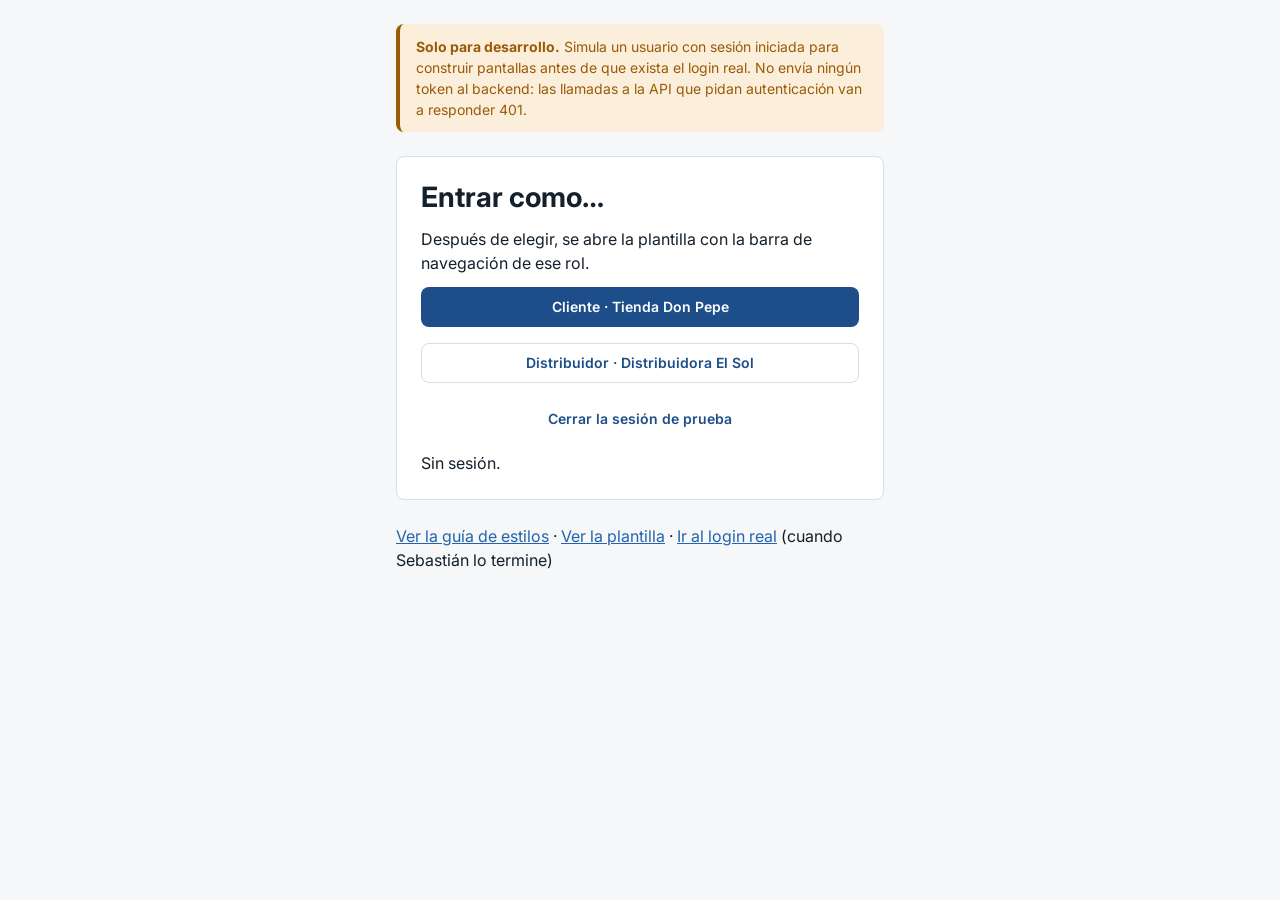
<file: index.html>
<!doctype html>
<html lang="es">
<head>
  <meta charset="utf-8">
  <meta name="viewport" content="width=device-width, initial-scale=1">
  <title>DistriLink</title>
  <script type="module">
    import { getUser } from "/js/session.js";
    import { ROUTES, DEV_MODE, loginPage } from "/js/config.js";
    const user = getUser();
    // While DEV_MODE is on, the home pages may not exist yet: land on the template.
    const home = user && (DEV_MODE ? "/pages/plantilla.html" : ROUTES.home[user.role]);
    window.location.replace(home || loginPage());
  </script>
</head>
<body>
  <noscript>DistriLink necesita JavaScript activado.</noscript>
</body>
</html>
</file>
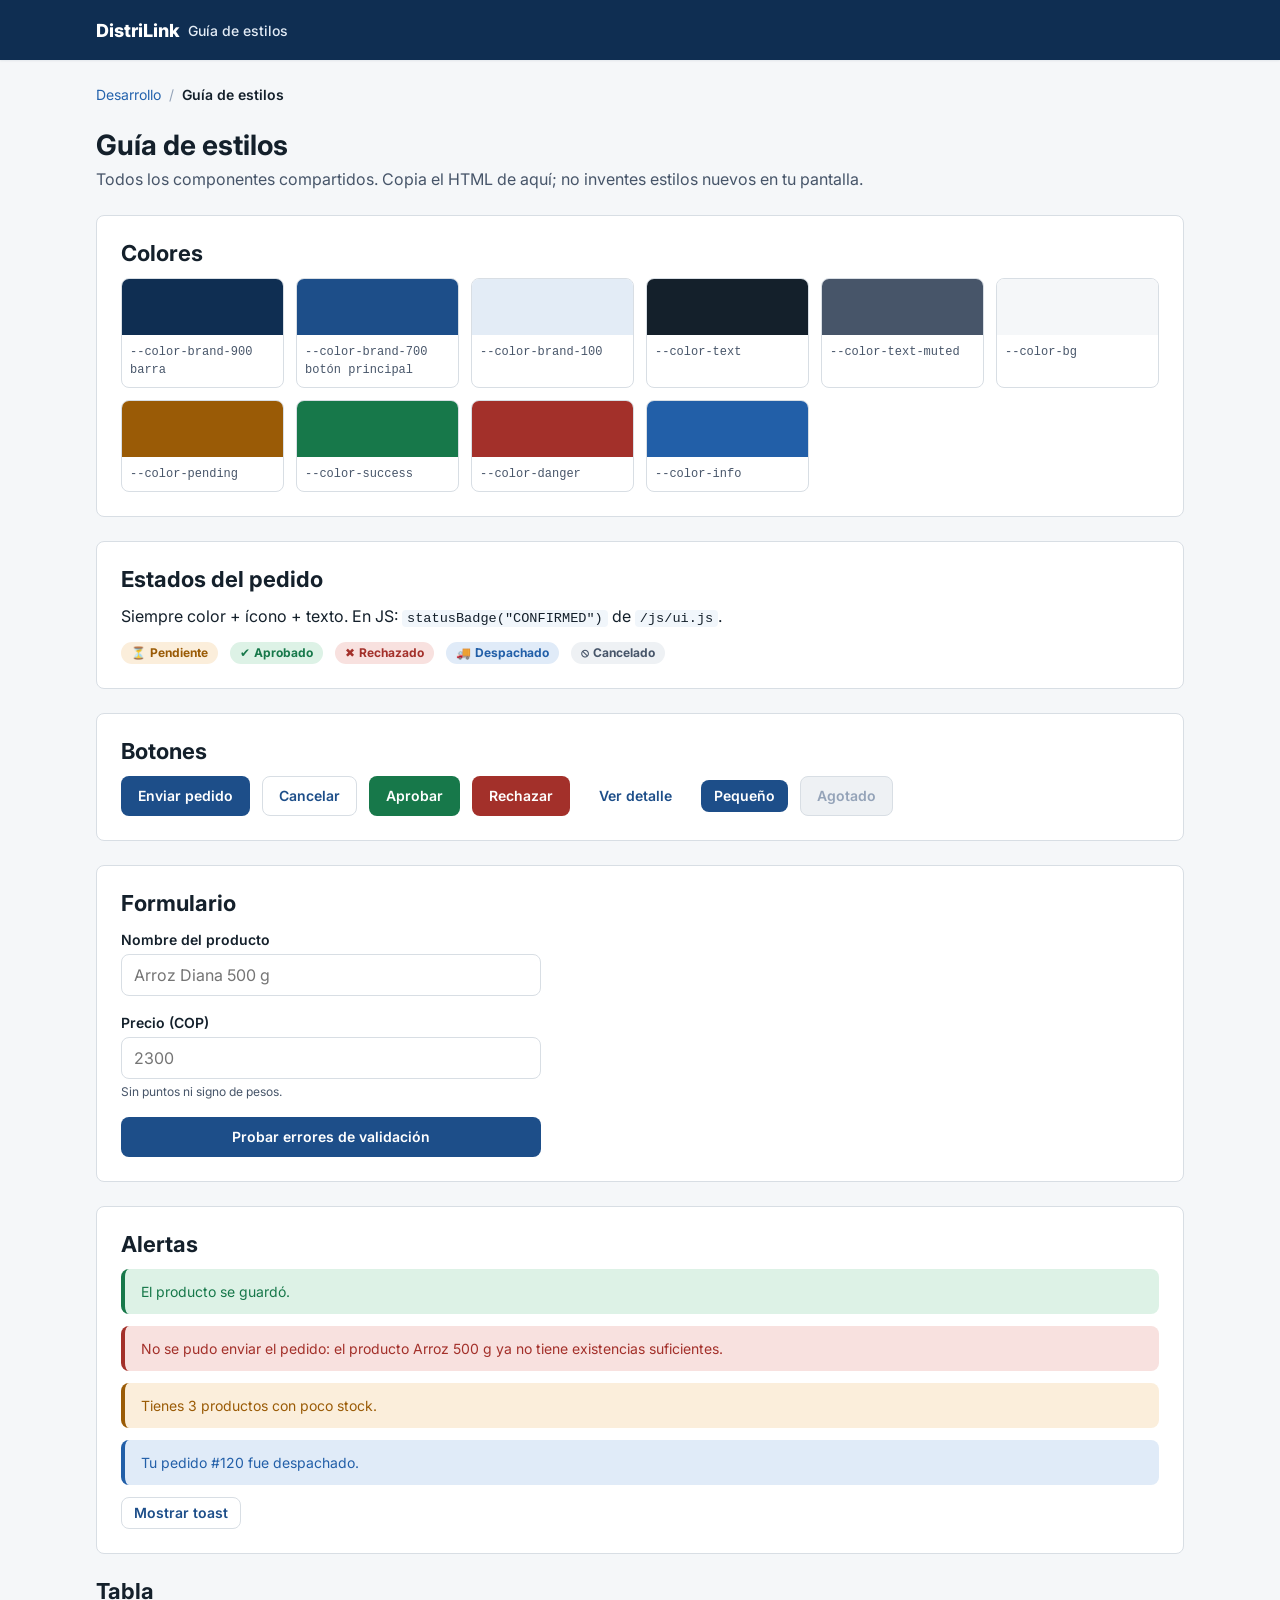
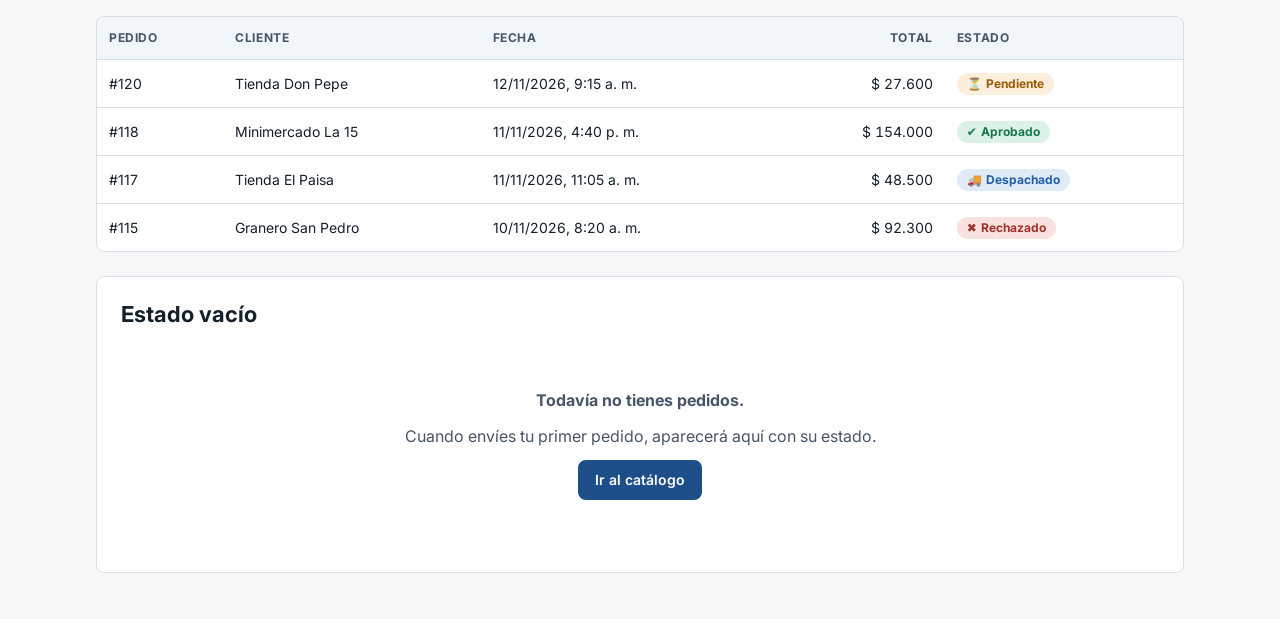
<file: pages/guia-estilos.html>
<!doctype html>
<html lang="es">
<head>
  <meta charset="utf-8">
  <meta name="viewport" content="width=device-width, initial-scale=1">
  <title>Guía de estilos · DistriLink</title>
  <link rel="stylesheet" href="https://fonts.googleapis.com/css2?family=Inter:wght@400;600;700;800&display=swap">
  <link rel="stylesheet" href="/css/tokens.css">
  <link rel="stylesheet" href="/css/base.css">
  <link rel="stylesheet" href="/css/components.css">
  <style>
    .swatches { display: grid; grid-template-columns: repeat(auto-fill, minmax(150px, 1fr)); gap: var(--space-3); }
    .swatch { border: 1px solid var(--color-border); border-radius: var(--radius-md); overflow: hidden; background: var(--color-surface); font-size: var(--text-xs); }
    .swatch div { height: 56px; }
    .swatch p { padding: var(--space-2); font-family: var(--font-mono); color: var(--color-text-muted); }
    .row { display: flex; flex-wrap: wrap; gap: var(--space-3); align-items: center; }
    code { font-family: var(--font-mono); font-size: .85em; background: var(--color-brand-50); padding: 1px 5px; border-radius: 4px; }
  </style>
</head>
<body>
  <header class="navbar"><div class="navbar__inner"><span class="navbar__brand">DistriLink <span>Guía de estilos</span></span></div></header>

  <main class="page">
    <nav class="breadcrumb" aria-label="Ruta de navegación"><ol><li><a href="/pages/dev/sesion-demo.html">Desarrollo</a></li><li><span aria-current="page">Guía de estilos</span></li></ol></nav>

    <div class="page-header">
      <div>
        <h1>Guía de estilos</h1>
        <p>Todos los componentes compartidos. Copia el HTML de aquí; no inventes estilos nuevos en tu pantalla.</p>
      </div>
    </div>

    <section class="card">
      <h2>Colores</h2>
      <div class="swatches">
        <div class="swatch"><div style="background:var(--color-brand-900)"></div><p>--color-brand-900<br>barra</p></div>
        <div class="swatch"><div style="background:var(--color-brand-700)"></div><p>--color-brand-700<br>botón principal</p></div>
        <div class="swatch"><div style="background:var(--color-brand-100)"></div><p>--color-brand-100</p></div>
        <div class="swatch"><div style="background:var(--color-text)"></div><p>--color-text</p></div>
        <div class="swatch"><div style="background:var(--color-text-muted)"></div><p>--color-text-muted</p></div>
        <div class="swatch"><div style="background:var(--color-bg)"></div><p>--color-bg</p></div>
        <div class="swatch"><div style="background:var(--color-pending)"></div><p>--color-pending</p></div>
        <div class="swatch"><div style="background:var(--color-success)"></div><p>--color-success</p></div>
        <div class="swatch"><div style="background:var(--color-danger)"></div><p>--color-danger</p></div>
        <div class="swatch"><div style="background:var(--color-info)"></div><p>--color-info</p></div>
      </div>
    </section>

    <section class="card">
      <h2>Estados del pedido</h2>
      <p>Siempre color + ícono + texto. En JS: <code>statusBadge("CONFIRMED")</code> de <code>/js/ui.js</code>.</p>
      <div class="row" id="badges"></div>
    </section>

    <section class="card">
      <h2>Botones</h2>
      <div class="row">
        <button class="btn btn--primary" type="button">Enviar pedido</button>
        <button class="btn btn--secondary" type="button">Cancelar</button>
        <button class="btn btn--success" type="button">Aprobar</button>
        <button class="btn btn--danger" type="button">Rechazar</button>
        <button class="btn btn--ghost" type="button">Ver detalle</button>
        <button class="btn btn--primary btn--sm" type="button">Pequeño</button>
        <button class="btn btn--primary" type="button" disabled>Agotado</button>
      </div>
    </section>

    <section class="card">
      <h2>Formulario</h2>
      <form class="form" id="demo-form" novalidate style="max-width:420px">
        <div class="field" data-field="name">
          <label for="f-name">Nombre del producto</label>
          <input class="input" id="f-name" name="name" placeholder="Arroz Diana 500 g">
        </div>
        <div class="field" data-field="price">
          <label for="f-price">Precio (COP)</label>
          <input class="input" id="f-price" name="price" type="number" min="0" placeholder="2300">
          <p class="hint">Sin puntos ni signo de pesos.</p>
        </div>
        <button class="btn btn--primary" type="submit">Probar errores de validación</button>
      </form>
    </section>

    <section class="card">
      <h2>Alertas</h2>
      <div class="alert alert--success">El producto se guardó.</div>
      <div class="alert alert--danger">No se pudo enviar el pedido: el producto Arroz 500 g ya no tiene existencias suficientes.</div>
      <div class="alert alert--warning">Tienes 3 productos con poco stock.</div>
      <div class="alert alert--info">Tu pedido #120 fue despachado.</div>
      <div class="row"><button class="btn btn--secondary btn--sm" type="button" id="t1">Mostrar toast</button></div>
    </section>

    <section>
      <h2 style="margin-bottom:var(--space-3)">Tabla</h2>
      <div class="table-wrap">
        <table class="table">
          <thead><tr><th>Pedido</th><th>Cliente</th><th>Fecha</th><th class="num">Total</th><th>Estado</th></tr></thead>
          <tbody id="demo-rows"></tbody>
        </table>
      </div>
    </section>

    <section class="card">
      <h2>Estado vacío</h2>
      <div class="empty">
        <p><b>Todavía no tienes pedidos.</b></p>
        <p>Cuando envíes tu primer pedido, aparecerá aquí con su estado.</p>
        <a class="btn btn--primary" href="#">Ir al catálogo</a>
      </div>
    </section>
  </main>

  <script type="module">
    import { statusBadge, formatMoney, formatDate, toast, showFieldErrors } from "/js/ui.js";
    document.getElementById("badges").innerHTML =
      ["PENDING", "CONFIRMED", "REJECTED", "DISPATCHED", "CANCELLED"].map(statusBadge).join("");
    const rows = [
      [120, "Tienda Don Pepe", "2026-11-12T09:15:00", 27600, "PENDING"],
      [118, "Minimercado La 15", "2026-11-11T16:40:00", 154000, "CONFIRMED"],
      [117, "Tienda El Paisa", "2026-11-11T11:05:00", 48500, "DISPATCHED"],
      [115, "Granero San Pedro", "2026-11-10T08:20:00", 92300, "REJECTED"],
    ];
    document.getElementById("demo-rows").innerHTML = rows.map(([id, c, d, t, s]) =>
      `<tr><td>#${id}</td><td>${c}</td><td>${formatDate(d)}</td><td class="num">${formatMoney(t)}</td><td>${statusBadge(s)}</td></tr>`).join("");
    document.getElementById("t1").addEventListener("click", () => toast("Producto agregado al carrito", "success"));
    document.getElementById("demo-form").addEventListener("submit", e => {
      e.preventDefault();
      showFieldErrors(e.target, { name: "El nombre es obligatorio", price: "El precio debe ser mayor que 0" });
    });
  </script>
</body>
</html>
</file>
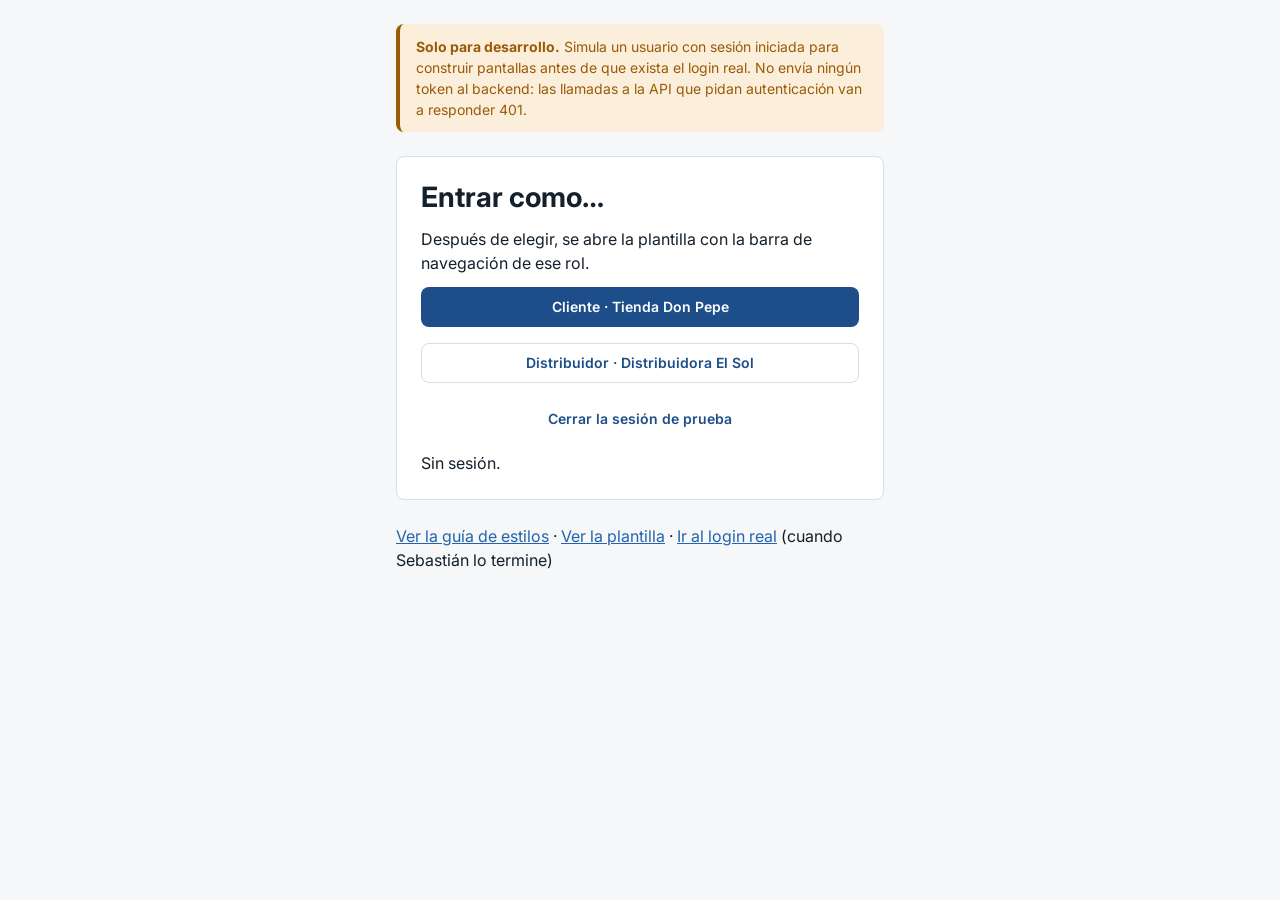
<file: pages/plantilla.html>
<!doctype html>
<html lang="es">
<head>
  <meta charset="utf-8">
  <meta name="viewport" content="width=device-width, initial-scale=1">
  <title>Plantilla · DistriLink</title>
  <!-- 1. Siempre estas 4 líneas de estilos -->
  <link rel="stylesheet" href="https://fonts.googleapis.com/css2?family=Inter:wght@400;600;700;800&display=swap">
  <link rel="stylesheet" href="/css/tokens.css">
  <link rel="stylesheet" href="/css/base.css">
  <link rel="stylesheet" href="/css/components.css">
</head>
<body>
  <!--
    PLANTILLA PARA COPIAR
    1. Copia este archivo a pages/cliente/ o pages/distribuidor/ con el nombre de tu pantalla.
    2. Cambia el <title>, la clave de renderNavbar(), las migas de pan y el contenido de <main>.
    3. Cambia requireRole() por "CUSTOMER" o "DISTRIBUTOR" según tu pantalla.
  -->
  <header id="navbar"></header>

  <main class="page">
    <nav id="breadcrumb"></nav>

    <div class="page-header">
      <div>
        <h1>Título de la pantalla</h1>
        <p>Una línea que explica qué puede hacer el usuario aquí.</p>
      </div>
      <a class="btn btn--primary" href="#">Acción principal</a>
    </div>

    <section class="card">
      <h2>Contenido</h2>
      <p>Aquí va el contenido de tu pantalla. Usa los componentes de <a href="/pages/guia-estilos.html">la guía de estilos</a>.</p>
    </section>
  </main>

  <script type="module">
    import { requireRole } from "/js/session.js";
    import { renderNavbar } from "/js/navbar.js";
    import { renderBreadcrumb } from "/js/breadcrumb.js";
    // import { api } from "/js/api.js";
    // import { toast, statusBadge, formatMoney } from "/js/ui.js";

    const user = requireRole();          // "CUSTOMER" o "DISTRIBUTOR" en tu pantalla
    if (user) {
      renderNavbar("inicio");            // clave del enlace activo del menú
      renderBreadcrumb([
        ["Inicio", user.role === "DISTRIBUTOR" ? "/pages/distribuidor/inicio.html" : "/pages/cliente/inicio.html"],
        ["Título de la pantalla"],
      ]);
      // Aquí va la lógica de tu pantalla, por ejemplo:
      // const productos = await api.get("catalog", "/api/products");
    }
  </script>
</body>
</html>
</file>
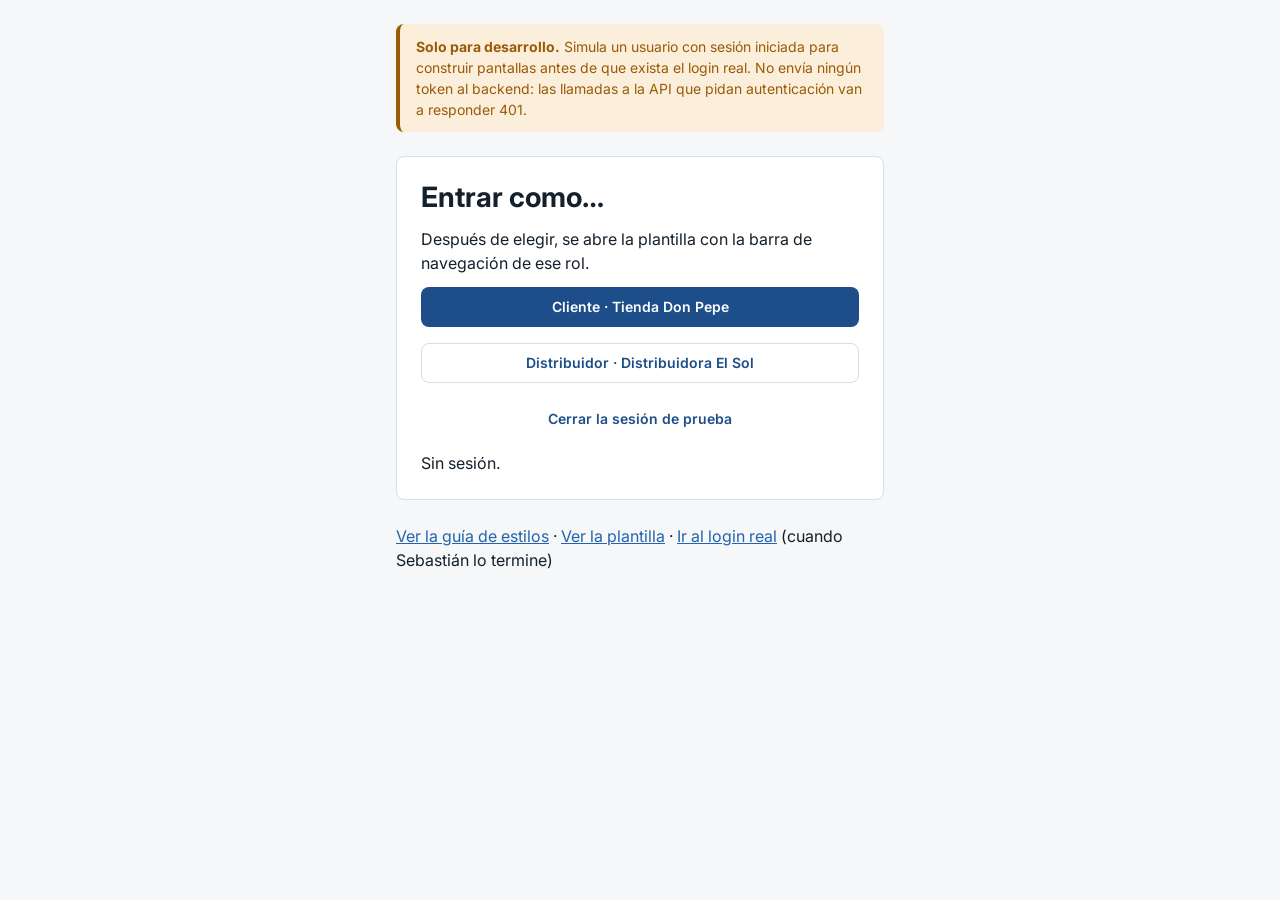
<file: pages/dev/sesion-demo.html>
<!doctype html>
<html lang="es">
<head>
  <meta charset="utf-8">
  <meta name="viewport" content="width=device-width, initial-scale=1">
  <title>Sesión de prueba · DistriLink</title>
  <link rel="stylesheet" href="https://fonts.googleapis.com/css2?family=Inter:wght@400;600;700;800&display=swap">
  <link rel="stylesheet" href="/css/tokens.css">
  <link rel="stylesheet" href="/css/base.css">
  <link rel="stylesheet" href="/css/components.css">
</head>
<body>
  <main class="page" style="max-width:520px">
    <div class="alert alert--warning">
      <b>Solo para desarrollo.</b> Simula un usuario con sesión iniciada para construir pantallas antes de que exista el login real.
      No envía ningún token al backend: las llamadas a la API que pidan autenticación van a responder 401.
    </div>
    <section class="card">
      <h1>Entrar como…</h1>
      <p class="hint">Después de elegir, se abre la plantilla con la barra de navegación de ese rol.</p>
      <div class="form">
        <button class="btn btn--primary btn--block" type="button" data-role="CUSTOMER">Cliente · Tienda Don Pepe</button>
        <button class="btn btn--secondary btn--block" type="button" data-role="DISTRIBUTOR">Distribuidor · Distribuidora El Sol</button>
        <button class="btn btn--ghost btn--block" type="button" data-clear>Cerrar la sesión de prueba</button>
      </div>
      <p id="estado" class="hint"></p>
    </section>
    <p><a href="/pages/guia-estilos.html">Ver la guía de estilos</a> · <a href="/pages/plantilla.html">Ver la plantilla</a> · <a href="/pages/auth/login.html">Ir al login real</a> (cuando Sebastián lo termine)</p>
  </main>
  <script type="module">
    import { startDemoSession, clearSession, getUser } from "/js/session.js";
    import { DEV_MODE } from "/js/config.js";
    const estado = document.getElementById("estado");
    const show = () => { const u = getUser(); estado.textContent = u ? `Sesión actual: ${u.name} (${u.role})` : "Sin sesión."; };
    if (!DEV_MODE) {
      document.querySelectorAll("button").forEach(b => b.disabled = true);
      estado.textContent = "DEV_MODE está apagado en js/config.js.";
    } else {
      document.querySelectorAll("[data-role]").forEach(b => b.addEventListener("click", () => {
        startDemoSession(b.dataset.role);
        window.location.href = "/pages/plantilla.html";
      }));
      document.querySelector("[data-clear]").addEventListener("click", () => { clearSession(); show(); });
      show();
    }
  </script>
</body>
</html>
</file>
<file: css/tokens.css>
/* =========================================================
   DistriLink — Design tokens
   Every color, font and spacing in the app comes from here.
   Rule: never write a hex color in another file; use var(--...).
   ========================================================= */
:root {
  /* Brand: deep blue (trust, B2B) */
  --color-brand-900: #0f2e52;
  --color-brand-700: #1d4e89;
  --color-brand-600: #2463ad;
  --color-brand-100: #e3ecf6;
  --color-brand-50:  #f1f6fb;

  /* Neutrals (slightly blue) */
  --color-bg:        #f5f7f9;
  --color-surface:   #ffffff;
  --color-border:    #d8dee4;
  --color-text:      #14202b;
  --color-text-muted:#475569;   /* WCAG AA on white, also at small sizes */
  --color-disabled:  #94a3b8;

  /* Order / feedback states — always used with an icon and a text */
  --color-pending:      #9a5b06;  --color-pending-bg:   #fbeedb;  /* ⏳ Pendiente  */
  --color-success:      #17784a;  --color-success-bg:   #ddf2e6;  /* ✔ Aprobado    */
  --color-danger:       #a3302a;  --color-danger-bg:    #f8e1df;  /* ✖ Rechazado   */
  --color-info:         #225fa8;  --color-info-bg:      #e0ebf8;  /* 🚚 Despachado */
  --color-neutral:      #475569;  --color-neutral-bg:   #eef1f4;  /* Cancelado     */

  /* Typography */
  --font-body: "Inter", "Segoe UI", system-ui, -apple-system, sans-serif;
  --font-mono: "JetBrains Mono", Consolas, monospace;
  --text-xs: 0.75rem;
  --text-sm: 0.875rem;
  --text-md: 1rem;
  --text-lg: 1.125rem;
  --text-xl: 1.375rem;
  --text-2xl: 1.75rem;

  /* Spacing (4 px scale) */
  --space-1: 0.25rem;
  --space-2: 0.5rem;
  --space-3: 0.75rem;
  --space-4: 1rem;
  --space-5: 1.5rem;
  --space-6: 2rem;
  --space-7: 3rem;

  /* Shape and depth */
  --radius-sm: 4px;
  --radius-md: 8px;
  --radius-pill: 999px;
  --shadow-sm: 0 1px 2px rgb(15 46 82 / 0.08);
  --shadow-md: 0 4px 12px rgb(15 46 82 / 0.10);

  /* Layout */
  --navbar-height: 60px;
  --content-max: 1120px;
}
</file>
<file: css/base.css>
/* =========================================================
   DistriLink — Base styles (reset + page layout)
   ========================================================= */
*, *::before, *::after { box-sizing: border-box; }

html { -webkit-text-size-adjust: 100%; }

body {
  margin: 0;
  font-family: var(--font-body);
  font-size: var(--text-md);
  line-height: 1.5;
  color: var(--color-text);
  background: var(--color-bg);
  min-height: 100vh;
  display: flex;
  flex-direction: column;
}

h1, h2, h3, h4 { margin: 0; line-height: 1.2; text-wrap: balance; }
h1 { font-size: var(--text-2xl); }
h2 { font-size: var(--text-xl); }
h3 { font-size: var(--text-lg); }
p  { margin: 0; }

a { color: var(--color-brand-600); }
a:hover { color: var(--color-brand-700); }

img { max-width: 100%; display: block; }

:focus-visible {
  outline: 3px solid var(--color-brand-600);
  outline-offset: 2px;
}

/* Main content area: every page puts its content inside <main class="page"> */
.page {
  width: 100%;
  max-width: var(--content-max);
  margin: 0 auto;
  padding: var(--space-5) var(--space-4) var(--space-7);
  display: grid;
  gap: var(--space-5);
  align-content: start;
  flex: 1;
}

.page-header {
  display: flex;
  justify-content: space-between;
  align-items: end;
  gap: var(--space-4);
  flex-wrap: wrap;
}
.page-header p { color: var(--color-text-muted); margin-top: var(--space-1); }

.visually-hidden {
  position: absolute !important;
  width: 1px; height: 1px;
  overflow: hidden; clip: rect(0 0 0 0); white-space: nowrap;
}

[hidden] { display: none !important; }

@media (prefers-reduced-motion: reduce) {
  * { animation: none !important; transition: none !important; }
}
</file>
<file: css/components.css>
/* =========================================================
   DistriLink — Shared components
   See them all in /pages/guia-estilos.html
   ========================================================= */

/* ---------- Navbar ---------- */
.navbar {
  position: sticky; top: 0; z-index: 20;
  background: var(--color-brand-900);
  color: #fff;
  box-shadow: var(--shadow-sm);
}
.navbar__inner {
  max-width: var(--content-max);
  margin: 0 auto;
  min-height: var(--navbar-height);
  padding: 0 var(--space-4);
  display: flex; align-items: center; gap: var(--space-4);
}
.navbar__brand {
  color: #fff; text-decoration: none; font-weight: 800; font-size: var(--text-lg);
  display: flex; align-items: center; gap: var(--space-2); white-space: nowrap;
}
.navbar__brand span { color: var(--color-brand-100); font-weight: 500; font-size: var(--text-sm); }
.navbar__toggle {
  margin-left: auto; display: none;
  background: transparent; border: 1px solid rgb(255 255 255 / 0.4); color: #fff;
  border-radius: var(--radius-sm); padding: var(--space-1) var(--space-3); font-size: var(--text-lg); cursor: pointer;
}
.navbar__menu {
  display: flex; align-items: center; gap: var(--space-1);
  list-style: none; margin: 0 0 0 auto; padding: 0;
}
.navbar__link {
  position: relative;
  display: flex; align-items: center; gap: var(--space-2);
  color: var(--color-brand-100); text-decoration: none;
  padding: var(--space-2) var(--space-3); border-radius: var(--radius-sm); font-size: var(--text-sm); font-weight: 600;
  background: transparent; border: 0; cursor: pointer; font-family: inherit;
}
.navbar__link:hover { color: #fff; background: rgb(255 255 255 / 0.08); }
.navbar__link[aria-current="page"] { color: #fff; background: rgb(255 255 255 / 0.14); }
.navbar__count {
  min-width: 20px; height: 20px; padding: 0 6px;
  border-radius: var(--radius-pill); background: #f59e0b; color: var(--color-brand-900);
  font-size: var(--text-xs); font-weight: 800; display: inline-flex; align-items: center; justify-content: center;
}
.navbar__user { color: var(--color-brand-100); font-size: var(--text-sm); padding: 0 var(--space-2); white-space: nowrap; }

@media (max-width: 860px) {
  .navbar__toggle { display: inline-block; }
  .navbar__menu {
    display: none; position: absolute; top: var(--navbar-height); left: 0; right: 0;
    flex-direction: column; align-items: stretch; gap: 0; margin: 0;
    background: var(--color-brand-900); padding: var(--space-2) var(--space-4) var(--space-4);
    box-shadow: var(--shadow-md);
  }
  .navbar.is-open .navbar__menu { display: flex; }
  .navbar__link { padding: var(--space-3); font-size: var(--text-md); }
  .navbar__user { padding: var(--space-3); }
}

/* ---------- Breadcrumb ---------- */
.breadcrumb ol {
  list-style: none; margin: 0; padding: 0;
  display: flex; flex-wrap: wrap; gap: var(--space-2); font-size: var(--text-sm); color: var(--color-text-muted);
}
.breadcrumb li + li::before { content: "/"; margin-right: var(--space-2); color: var(--color-disabled); }
.breadcrumb a { color: var(--color-brand-600); text-decoration: none; }
.breadcrumb a:hover { text-decoration: underline; }
.breadcrumb [aria-current="page"] { color: var(--color-text); font-weight: 600; }

/* ---------- Buttons ---------- */
.btn {
  display: inline-flex; align-items: center; justify-content: center; gap: var(--space-2);
  min-height: 40px; padding: var(--space-2) var(--space-4);
  border-radius: var(--radius-md); border: 1px solid transparent;
  font: 600 var(--text-sm)/1 var(--font-body); text-decoration: none; cursor: pointer;
  transition: background-color .15s, border-color .15s;
}
.btn--primary   { background: var(--color-brand-700); color: #fff; }
.btn--primary:hover { background: var(--color-brand-900); color: #fff; }
.btn--secondary { background: var(--color-surface); color: var(--color-brand-700); border-color: var(--color-border); }
.btn--secondary:hover { border-color: var(--color-brand-600); }
.btn--success   { background: var(--color-success); color: #fff; }
.btn--danger    { background: var(--color-danger); color: #fff; }
.btn--ghost     { background: transparent; color: var(--color-brand-700); }
.btn--sm { min-height: 32px; padding: var(--space-1) var(--space-3); }
.btn--block { width: 100%; }
.btn:disabled, .btn[aria-disabled="true"] {
  background: var(--color-neutral-bg); color: var(--color-disabled); border-color: var(--color-border); cursor: not-allowed;
}

/* ---------- Forms ---------- */
.field { display: grid; gap: var(--space-1); }
.field label { font-size: var(--text-sm); font-weight: 600; }
.field .hint { font-size: var(--text-xs); color: var(--color-text-muted); }
.field .error { font-size: var(--text-xs); color: var(--color-danger); font-weight: 600; }
.input, .select, .textarea {
  width: 100%; min-height: 42px; padding: var(--space-2) var(--space-3);
  border: 1px solid var(--color-border); border-radius: var(--radius-md);
  font: inherit; color: var(--color-text); background: var(--color-surface);
}
.input:focus, .select:focus, .textarea:focus { outline: none; border-color: var(--color-brand-600); box-shadow: 0 0 0 3px var(--color-brand-100); }
.field.has-error .input { border-color: var(--color-danger); }
.form { display: grid; gap: var(--space-4); }

/* ---------- Card ---------- */
.card {
  background: var(--color-surface); border: 1px solid var(--color-border); border-radius: var(--radius-md);
  padding: var(--space-5); display: grid; gap: var(--space-3); align-content: start; min-width: 0;
}
.grid-cards { display: grid; gap: var(--space-4); grid-template-columns: repeat(auto-fill, minmax(220px, 1fr)); }

/* ---------- Status badge (color + icon + text, never color alone) ---------- */
.badge {
  display: inline-flex; align-items: center; gap: var(--space-1);
  padding: 2px 10px; border-radius: var(--radius-pill);
  font-size: var(--text-xs); font-weight: 700; white-space: nowrap;
}
.badge--pending    { color: var(--color-pending); background: var(--color-pending-bg); }
.badge--confirmed  { color: var(--color-success); background: var(--color-success-bg); }
.badge--rejected   { color: var(--color-danger);  background: var(--color-danger-bg); }
.badge--dispatched { color: var(--color-info);    background: var(--color-info-bg); }
.badge--cancelled  { color: var(--color-neutral); background: var(--color-neutral-bg); }

/* ---------- Alerts ---------- */
.alert { padding: var(--space-3) var(--space-4); border-radius: var(--radius-md); border-left: 4px solid; font-size: var(--text-sm); }
.alert--success { color: var(--color-success); background: var(--color-success-bg); }
.alert--danger  { color: var(--color-danger);  background: var(--color-danger-bg); }
.alert--warning { color: var(--color-pending); background: var(--color-pending-bg); }
.alert--info    { color: var(--color-info);    background: var(--color-info-bg); }

/* ---------- Table ---------- */
.table-wrap { overflow-x: auto; background: var(--color-surface); border: 1px solid var(--color-border); border-radius: var(--radius-md); }
.table { width: 100%; border-collapse: collapse; font-size: var(--text-sm); }
.table th, .table td { text-align: left; padding: var(--space-3); border-bottom: 1px solid var(--color-border); vertical-align: middle; }
.table th { font-size: var(--text-xs); text-transform: uppercase; letter-spacing: .05em; color: var(--color-text-muted); background: var(--color-brand-50); }
.table tr:last-child td { border-bottom: 0; }
.table .num { text-align: right; font-variant-numeric: tabular-nums; }

/* ---------- Empty state ---------- */
.empty { text-align: center; padding: var(--space-7) var(--space-4); color: var(--color-text-muted); display: grid; gap: var(--space-3); justify-items: center; }

/* ---------- Toast ---------- */
.toast-area { position: fixed; right: var(--space-4); bottom: var(--space-4); display: grid; gap: var(--space-2); z-index: 50; max-width: min(360px, calc(100vw - 2rem)); }
.toast { padding: var(--space-3) var(--space-4); border-radius: var(--radius-md); box-shadow: var(--shadow-md); font-size: var(--text-sm); font-weight: 600; color: #fff; background: var(--color-brand-900); }
.toast--success { background: var(--color-success); }
.toast--danger  { background: var(--color-danger); }
</file>
